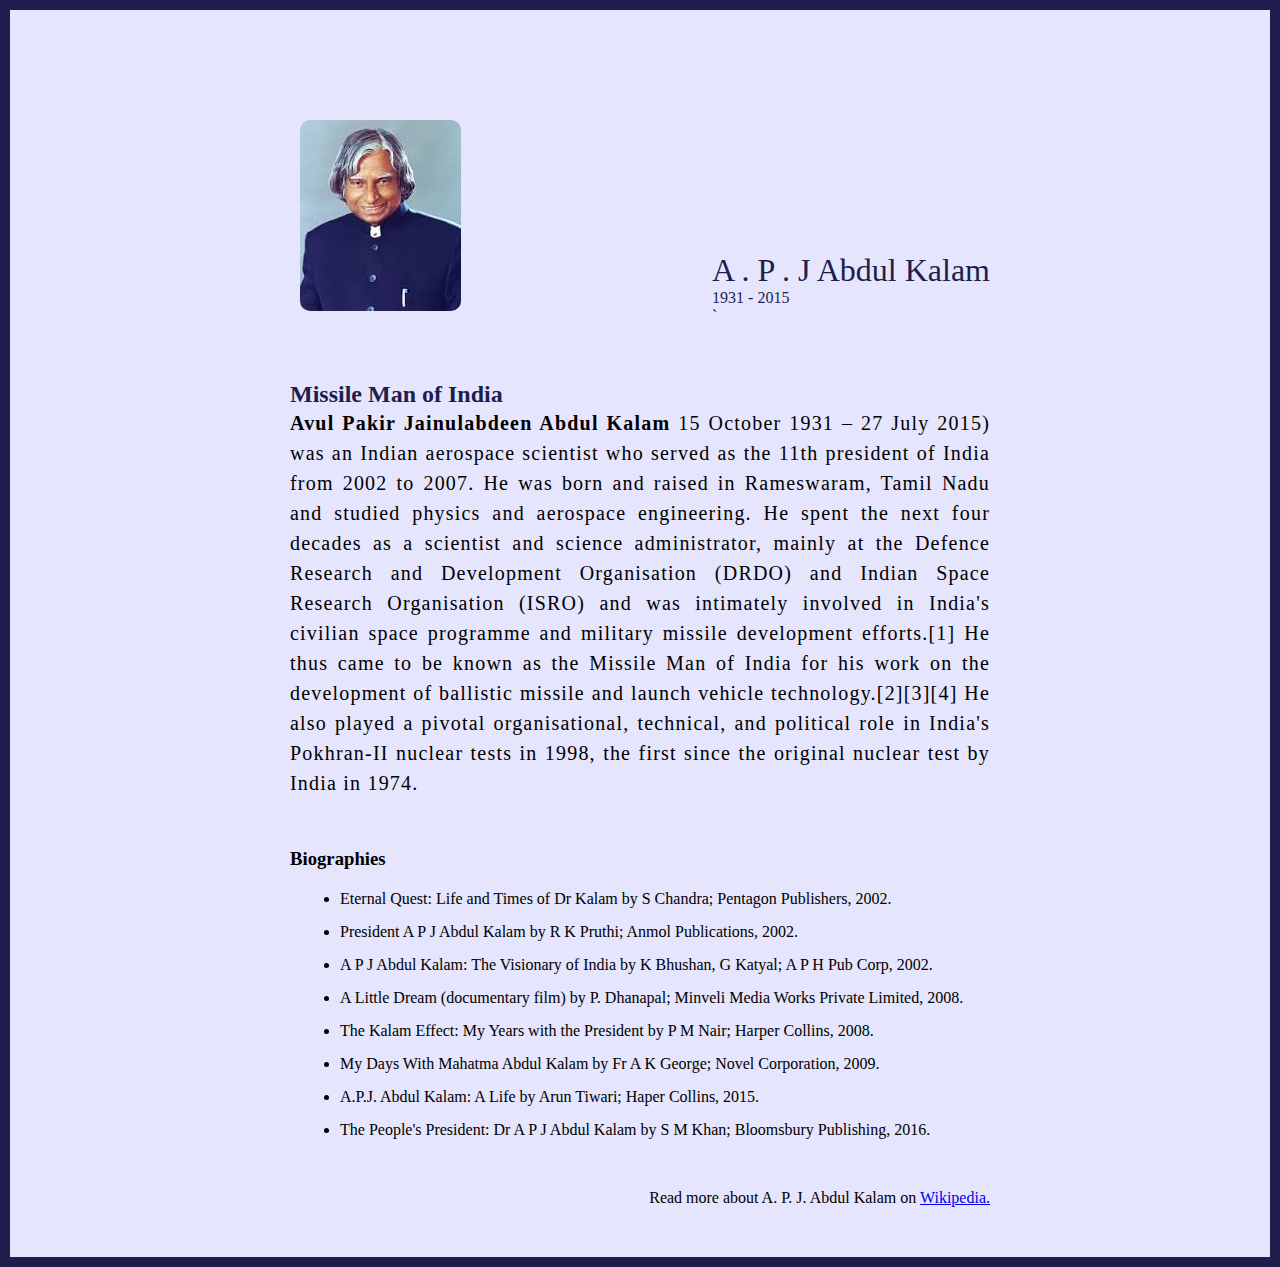
<file: project-1/index.html>
<!DOCTYPE html>
<html lang="en">
<head>
    <meta charset="UTF-8">
    <meta name="viewport" content="width=device-width, initial-scale=1.0">
    <title>Tribute Page</title>
    <link rel="stylesheet" href="index.css">
</head>
<body>
    <div class="container">
        <div class="content">
            <section class="topnav">
                <div class="left_nav">
                    <img src="./images/apj abdul kalam.jpg" alt="">
                </div>
                <div class="right_nav">
                    <h1>A . P . J Abdul Kalam</h1>
                    <h4>1931 - 2015</h4>
            `   </div>
            </section>
            <section class="about">
                <h2>Missile Man of India</h2>
          <p>
            <b>Avul Pakir Jainulabdeen Abdul Kalam</b> 15 October 1931 – 27 July
            2015) was an Indian aerospace scientist who served as the 11th
            president of India from 2002 to 2007. He was born and raised in
            Rameswaram, Tamil Nadu and studied physics and aerospace
            engineering. He spent the next four decades as a scientist and
            science administrator, mainly at the Defence Research and
            Development Organisation (DRDO) and Indian Space Research
            Organisation (ISRO) and was intimately involved in India's civilian
            space programme and military missile development efforts.[1] He thus
            came to be known as the Missile Man of India for his work on the
            development of ballistic missile and launch vehicle
            technology.[2][3][4] He also played a pivotal organisational,
            technical, and political role in India's Pokhran-II nuclear tests in
            1998, the first since the original nuclear test by India in 1974.
          </p>
            </section>
            <section class="biography_section">
                <h3>Biographies</h3>
          <ul>
            <li>
              Eternal Quest: Life and Times of Dr Kalam by S Chandra; Pentagon
              Publishers, 2002.
            </li>
            <li>
              President A P J Abdul Kalam by R K Pruthi; Anmol Publications,
              2002.
            </li>
            <li>
              A P J Abdul Kalam: The Visionary of India by K Bhushan, G Katyal;
              A P H Pub Corp, 2002.
            </li>
            <li>
              A Little Dream (documentary film) by P. Dhanapal; Minveli Media
              Works Private Limited, 2008.
            </li>
            <li>
              The Kalam Effect: My Years with the President by P M Nair; Harper
              Collins, 2008.
            </li>
            <li>
              My Days With Mahatma Abdul Kalam by Fr A K George; Novel
              Corporation, 2009.
            </li>
            <li>
              A.P.J. Abdul Kalam: A Life by Arun Tiwari; Haper Collins, 2015.
            </li>
            <li>
              The People's President: Dr A P J Abdul Kalam by S M Khan;
              Bloomsbury Publishing, 2016.
            </li>
          </ul>

            </section>
            <footer class="footer">
          <p>
            Read more about A. P. J. Abdul Kalam on
            <a href="https://en.wikipedia.org/wiki/A._P._J._Abdul_Kalam"
              >Wikipedia.</a
            >
          </p>
            </footer>
        </div>
    </div>
</body>
</html>
</file>
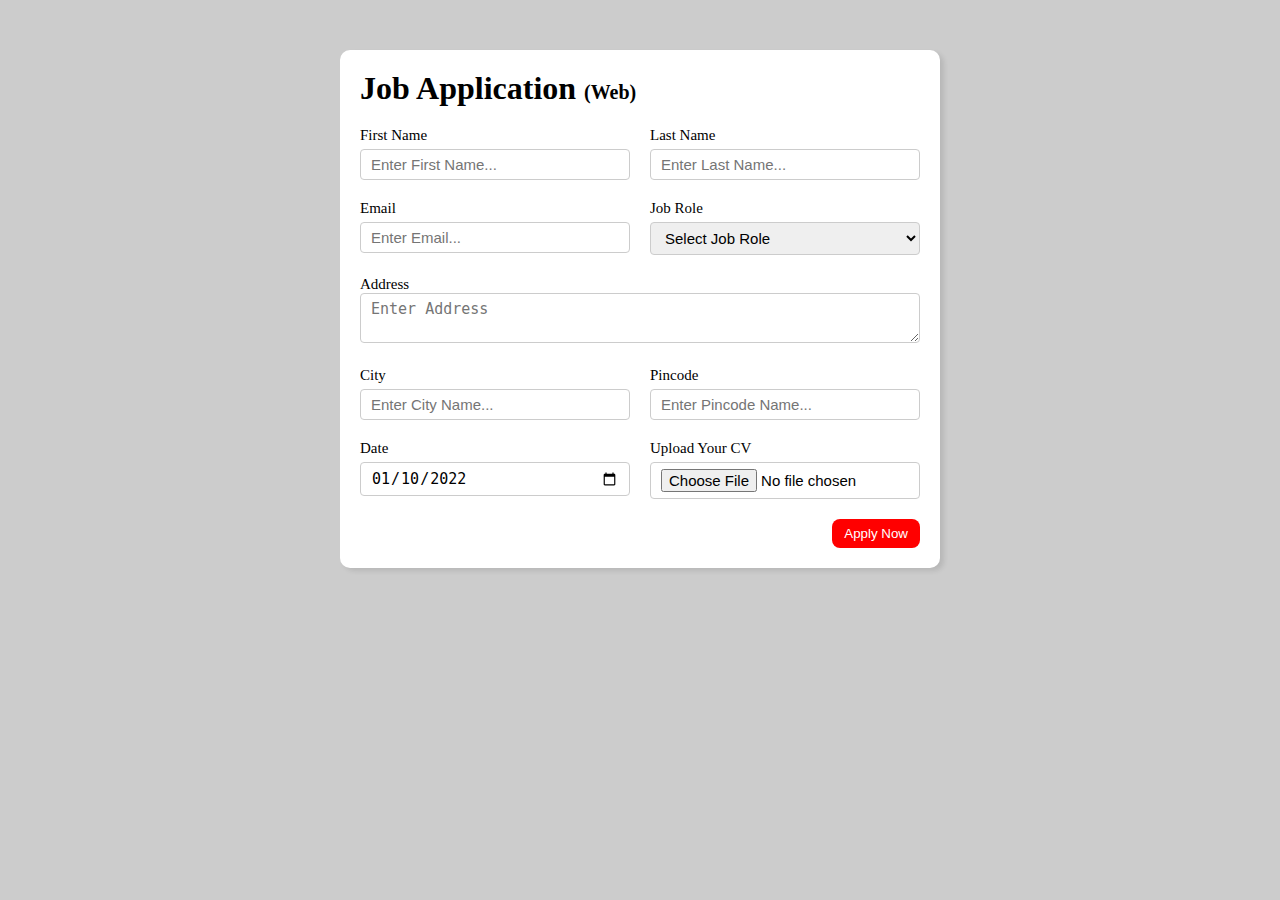
<file: project-2/index.html>
<!DOCTYPE html>
<html lang="en">
  <head>
    <meta charset="UTF-8" />
    <meta http-equiv="X-UA-Compatible" content="IE=edge" />
    <meta name="viewport" content="width=device-width, initial-scale=1.0" />
    <title>Job Application Form</title>
    <link rel="stylesheet" href="style.css" />
  </head>
  <body>
    <div class="container">
      <div class="apply_box">
        <h1>
          Job Application
          <span class="title_small">(Web)</span>
        </h1>
        <form action="">
          <div class="form_container">
            <div class="form_control">
              <label for="first_name"> First Name </label>
              <input
                id="first_name"
                name="first_name"
                placeholder="Enter First Name..."
              />
            </div>
            <div class="form_control">
              <label for="last_name"> Last Name </label>
              <input
                id="last_name"
                name="last_name"
                placeholder="Enter Last Name..."
              />
            </div>
            <div class="form_control">
              <label for="email"> Email </label>
              <input
                type="email"
                id="email"
                name="email"
                placeholder="Enter Email..."
              />
            </div>
            <div class="form_control">
              <label for="job_role"> Job Role </label>
              <select id="job_role" name="job_role">
                <option value="">Select Job Role</option>
                <option value="frontend">Frontend Developer</option>
                <option value="backend">Backend Developer</option>
                <option value="full_stack">Full Stack Developer</option>
                <option value="ui_ux">UI UX Designer</option>
              </select>
            </div>
            <div class="textarea_control">
              <label for="address"> Address </label>
              <textarea
                id="address"
                name="address"
                row="4"
                cols="50"
                placeholder="Enter Address"
              ></textarea>
            </div>
            <div class="form_control">
              <label for="city"> City </label>
              <input id="city" name="city" placeholder="Enter City Name..." />
            </div>
            <div class="form_control">
              <label for="pincode"> Pincode </label>
              <input
                type="number"
                id="pincode"
                name="pincode"
                placeholder="Enter Pincode Name..."
              />
            </div>
            <div class="form_control">
              <label for="date"> Date </label>
              <input value="2022-01-10" type="date" id="date" name="date" />
            </div>
            <div class="form_control">
              <label for="upload"> Upload Your CV </label>
              <input type="file" id="upload" name="upload" />
            </div>
          </div>
          <div class="button_container">
            <button type="submit">Apply Now</button>
          </div>
        </form>
      </div>
    </div>
  </body>
</html>
</file>
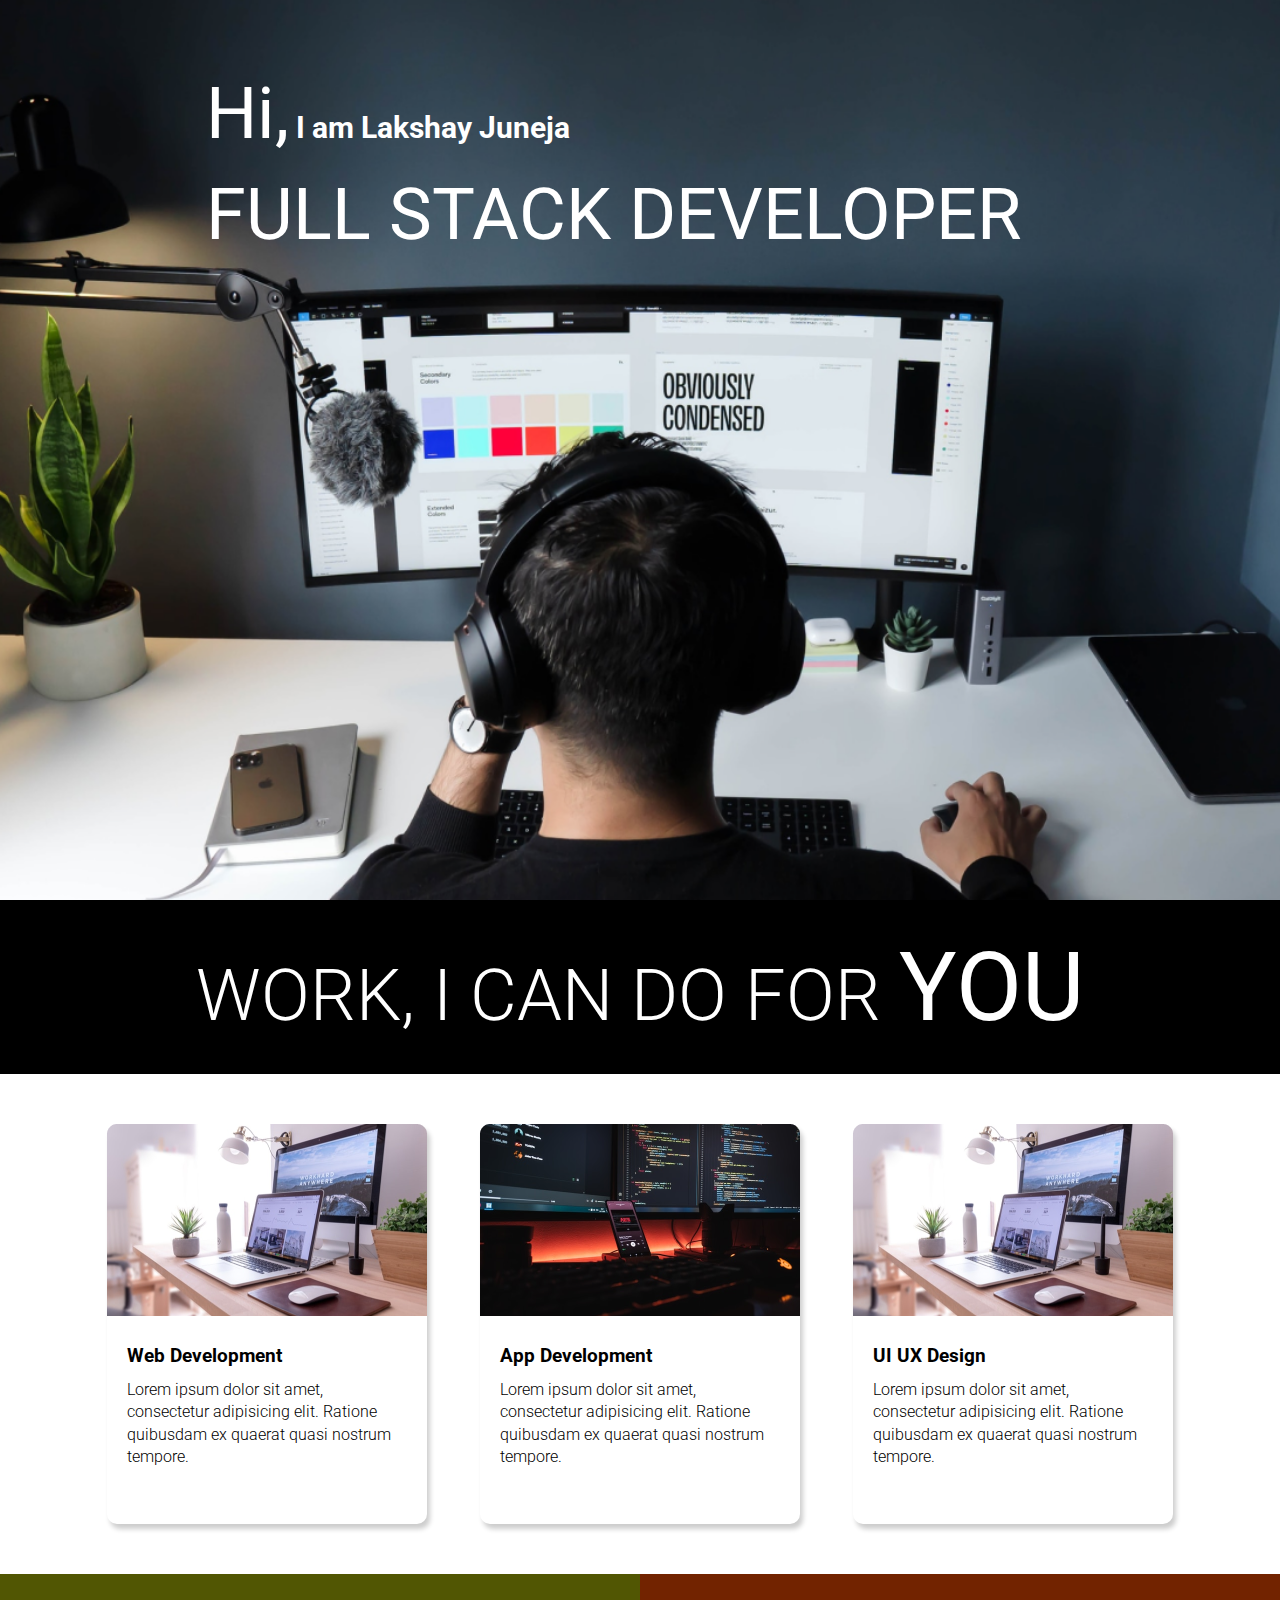
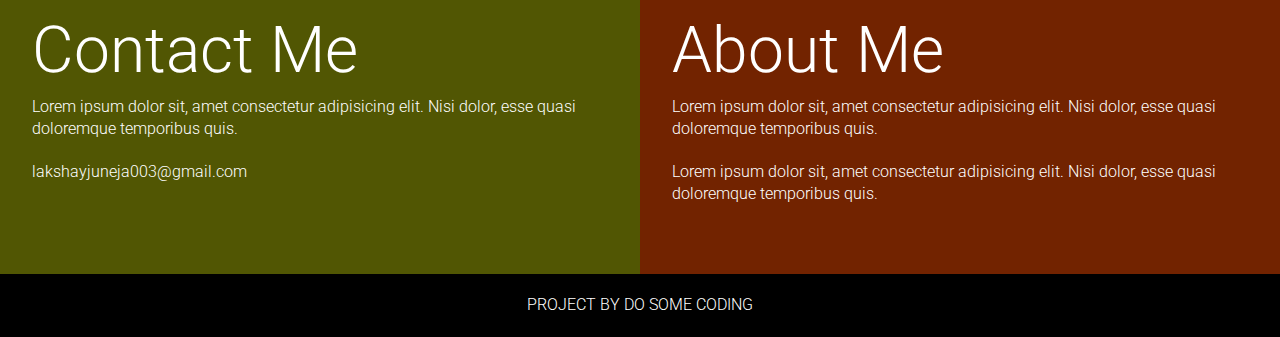
<file: project-3/index.html>
<!DOCTYPE html>
<html lang="en">
  <head>
    <meta charset="UTF-8" />
    <meta http-equiv="X-UA-Compatible" content="IE=edge" />
    <meta name="viewport" content="width=device-width, initial-scale=1.0" />
    <title>Developer | Landing Page</title>
    <link rel="stylesheet" href="style.css" />
  </head>
  <body>
    <section class="hero_section">
      <div class="text_container">
        <h2><span class="lg_text">Hi,</span> I am Lakshay Juneja</h2>
        <h1 class="lg_text">FULL STACK DEVELOPER</h1>
      </div>
    </section>
    <section class="black_box">
      <h2>WORK, I CAN DO FOR <span>YOU</span></h2>
    </section>
    <section class="work">
      <div class="grid_item">
        <div class="card">
          <div class="image_container">
            <img src="images/web.png" alt="web development" />
          </div>
          <div class="card_content">
            <h3>Web Development</h3>
            <p>
              Lorem ipsum dolor sit amet, consectetur adipisicing elit. Ratione
              quibusdam ex quaerat quasi nostrum tempore.
            </p>
          </div>
        </div>
      </div>
      <div class="grid_item">
        <div class="card">
          <div class="image_container">
            <img src="images/mobile.png" alt="app development" />
          </div>
          <div class="card_content">
            <h3>App Development</h3>
            <p>
              Lorem ipsum dolor sit amet, consectetur adipisicing elit. Ratione
              quibusdam ex quaerat quasi nostrum tempore.
            </p>
          </div>
        </div>
      </div>
      <div class="grid_item">
        <div class="card">
          <div class="image_container">
            <img src="images/web.png" alt="web development" />
          </div>
          <div class="card_content">
            <h3>UI UX Design</h3>
            <p>
              Lorem ipsum dolor sit amet, consectetur adipisicing elit. Ratione
              quibusdam ex quaerat quasi nostrum tempore.
            </p>
          </div>
        </div>
      </div>
    </section>
    <section class="bottom_section">
      <div class="contact">
        <h2>Contact Me</h2>
        <p>
          Lorem ipsum dolor sit, amet consectetur adipisicing elit. Nisi dolor,
          esse quasi doloremque temporibus quis.
        </p>
        <p>lakshayjuneja003@gmail.com</p>
      </div>
      <div class="about">
        <h2>About Me</h2>

        <p>
          Lorem ipsum dolor sit, amet consectetur adipisicing elit. Nisi dolor,
          esse quasi doloremque temporibus quis.
        </p>
        <p>
          Lorem ipsum dolor sit, amet consectetur adipisicing elit. Nisi dolor,
          esse quasi doloremque temporibus quis.
        </p>
      </div>
    </section>
    <footer>Project By do some coding</footer>
  </body>
</html>
</file>
<file: project-1/index.css>
* {
    margin: 0;
    padding: 0;
    box-sizing: border-box;
}
.container {
    background-color: #e5e5fd;
    min-height: 100vh;
    border: 10px solid #1d1e4c;
}
.content {
    max-width: 700px;
    margin: 0 auto;
}
.topnav{
    margin-top: 100px;
  display: flex;
  justify-content: space-between;
  align-items: flex-end;
}
.topnav .left_nav img{
    border-radius: 20px;
    padding: 10px 10px;
}
.right_nav h1,h4{
    font-weight: 500;
    color: #1d1e4c;
}   
.about{
    margin-top: 56px;
}
.about h2{
    font-weight: 600;
    color: #1d1e4c;
}
.about p{
    font-size: 20px;
    line-height: 30px;
    letter-spacing: 1.2px;
    text-align: justify;
}
.biography_section {
    margin: 50px 0;
}
  .biography_section h3 {
    margin-bottom: 20px;
}
  .biography_section ul {
    margin-left: 50px;
}
  .biography_section li {
    margin-bottom: 15px;
}
footer {
    margin: 50px 0;
  }
  footer p {
    text-align: end;
  }
</file>
<file: project-2/style.css>
* {
    margin: 0;
    padding: 0;
    box-sizing: border-box;
  }
  
  body {
    background-color: #ccc;
  }
  .container {
    max-width: 900px;
    margin: 0 auto;
  }
  
  .apply_box {
    max-width: 600px;
    padding: 20px;
    background-color: white;
    margin: 0 auto;
    margin-top: 50px;
    box-shadow: 4px 3px 5px rgba(1, 1, 1, 0.1);
    border-radius: 10px;
  }
  
  .title_small {
    font-size: 20px;
  }
  
  .form_container {
    margin-top: 20px;
    display: grid;
    grid-template-columns: repeat(auto-fit, minmax(200px, 1fr));
    gap: 20px;
  }
  .form_control {
    display: flex;
    flex-direction: column;
  }
  
  label {
    font-size: 15px;
    margin-bottom: 5px;
  }
  
  input,
  select,
  textarea {
    padding: 6px 10px;
    border: 1px solid #ccc;
    border-radius: 4px;
    font-size: 15px;
  }
  
  input:focus {
    outline-color: red;
  }
  
  .button_container {
    display: flex;
  
    justify-content: flex-end;
    margin-top: 20px;
  }
  button {
    background-color: red;
    border: transparent solid 2px;
    padding: 5px 10px;
    color: white;
    border-radius: 8px;
    transition: 0.3s ease-in;
  }
  button:hover {
    background-color: #ccc;
    border: 2px solid red;
    color: black;
    transition: 0.3s ease-out;
    cursor: pointer;
  }
  .textarea_control {
    grid-column: 1 / span 2;
  }
  .textarea_control textarea {
    width: 100%;
  }
  
  @media (max-width: 460px) {
    .textarea_control {
      grid-column: 1 / span 1;
    }
  } ;
</file>
<file: project-3/style.css>
@import url("https://fonts.googleapis.com/css2?family=Roboto:ital,wght@0,100;0,300;0,400;0,500;0,700;0,900;1,100;1,300;1,400;1,500;1,700;1,900&display=swap");
* {
  margin: 0;
  padding: 0;
  box-sizing: border-box;
}

html,
body {
  line-height: 1.4;
  font-weight: 300;
  font-family: "Roboto", sans-serif;
}

.hero_section {
  background-image: url(images/developer.png);
  min-height: 100vh;
  background-position: center;
  background-size: cover;
  background-repeat: no-repeat;
}
.text_container {
  color: white;
  max-width: 900px;
  margin: 0 auto;
  padding-top: 64px;
  padding-left: 16px;
}
.text_container h2{
    font-family: "Roboto", sans-serif;
    font-size: 30px;
}
.lg_text {
  font-size: 72px;
  font-weight: 400;
}
.black_box {
  background-color: #000;
  padding: 20px;
}
.black_box h2 {
  font-size: 72px;
  color: white;
  text-align: center;
  font-weight: 300;
}

.black_box h2 span {
  font-weight: 400;
  font-size: 96px;
}
.work {
  display: grid;
  gap: 20px;
  grid-template-columns: repeat(auto-fit, minmax(320px, 1fr));

  max-width: 1100px;
  margin: 50px auto;
}
.grid_item {
  display: flex;
  justify-content: center;
  align-items: center;
}
.card {
  max-width: 320px;
  height: 400px;
  border-radius: 10px;
  box-shadow: 3px 5px 5px rgba(1, 1, 1, 0.2);
  transition: 0.2s ease-in-out;
}
.card:hover {
  transform: scale(1.04);
  box-shadow: 3px 5px 5px rgba(1, 1, 1, 0.3);
  transition: 0.2s ease-in-out;
}
.card_content {
  padding: 20px;
}
.card_content h3 {
  margin-bottom: 10px;
}
.bottom_section {
  display: flex;
}
.contact {
  background-color: #515603;
}
.about {
  background-color: #722300;
}

.contact,
.about {
  min-height: 300px;
  padding: 32px;
  color: white;
}
.about h2,
.contact h2 {
  font-size: 64px;
  font-weight: 300;
}
.about p,
.contact p {
  margin-bottom: 20px;
}

footer {
  text-align: center;
  text-transform: uppercase;
  background-color: #000;
  padding: 20px;
  color: white;
}
@media (max-width: 786px) {
  .hero_section {
    min-height: 50vh;
  }
  .text_container {
    padding: 10px 0;
    text-align: center;
  }
  .lg_text {
    font-size: 32px;
  }
  .black_box h2 {
    font-size: 24px;
  }
  .black_box h2 span {
    font-weight: 400;
    font-size: 32px;
  }
  .bottom_section {
    flex-direction: column;
  }
  h1 {
    font-size: 32px;
  }
  .about h2,
  .contact h2 {
    font-size: 32px;
  }
}
</file>
